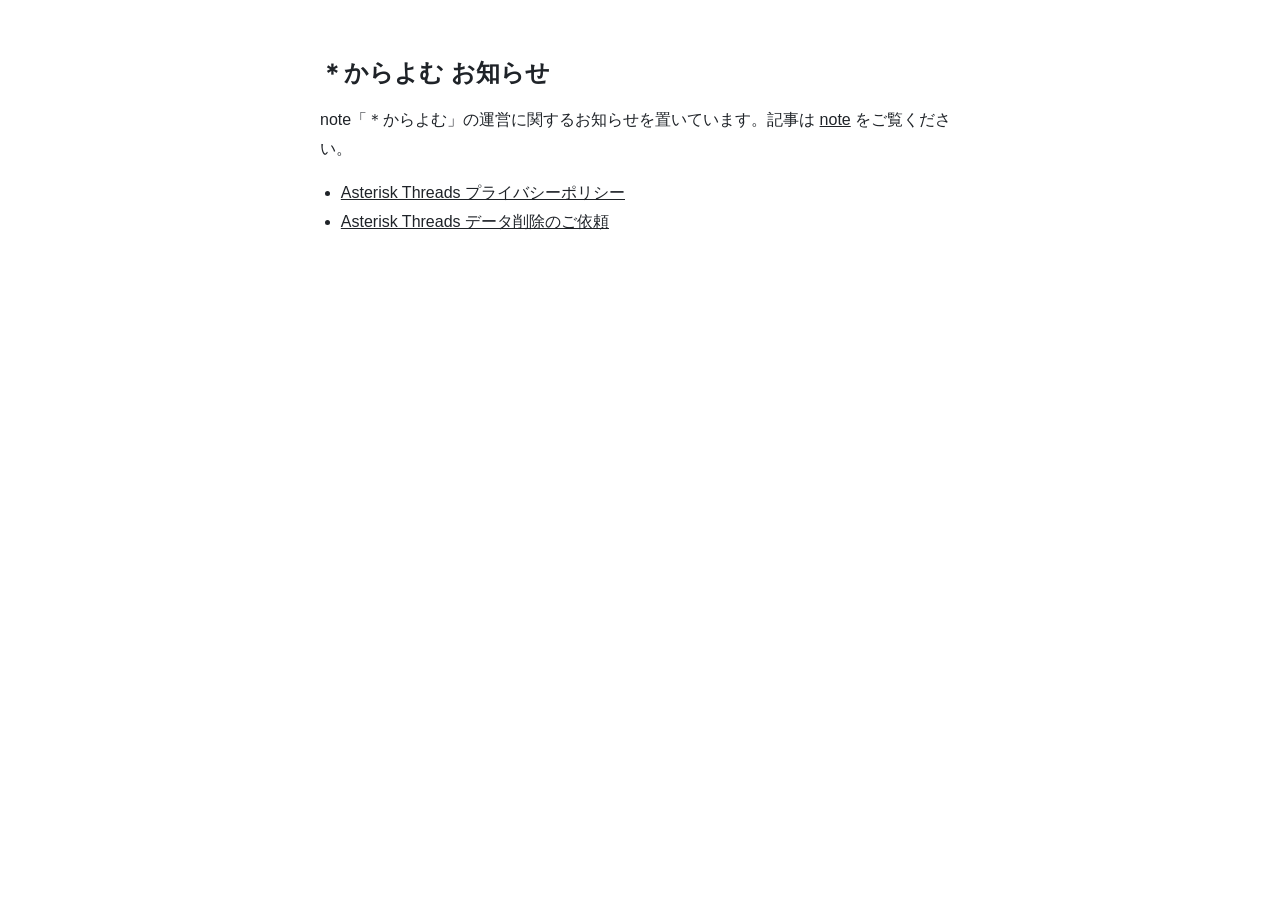
<file: index.html>
<!doctype html>
<html lang="ja">
<head>
<meta charset="utf-8">
<meta name="viewport" content="width=device-width,initial-scale=1">
<title>＊からよむ お知らせ</title>
<link rel="stylesheet" href="/style.css">
</head>
<body>
<main>
<h1>＊からよむ お知らせ</h1>
<p>note「＊からよむ」の運営に関するお知らせを置いています。記事は <a href="https://note.com/read_asterisk">note</a> をご覧ください。</p>
<ul>
<li><a href="/threads/privacy/">Asterisk Threads プライバシーポリシー</a></li>
<li><a href="/threads/data-deletion/">Asterisk Threads データ削除のご依頼</a></li>
</ul>
</main>
</body>
</html>
</file>
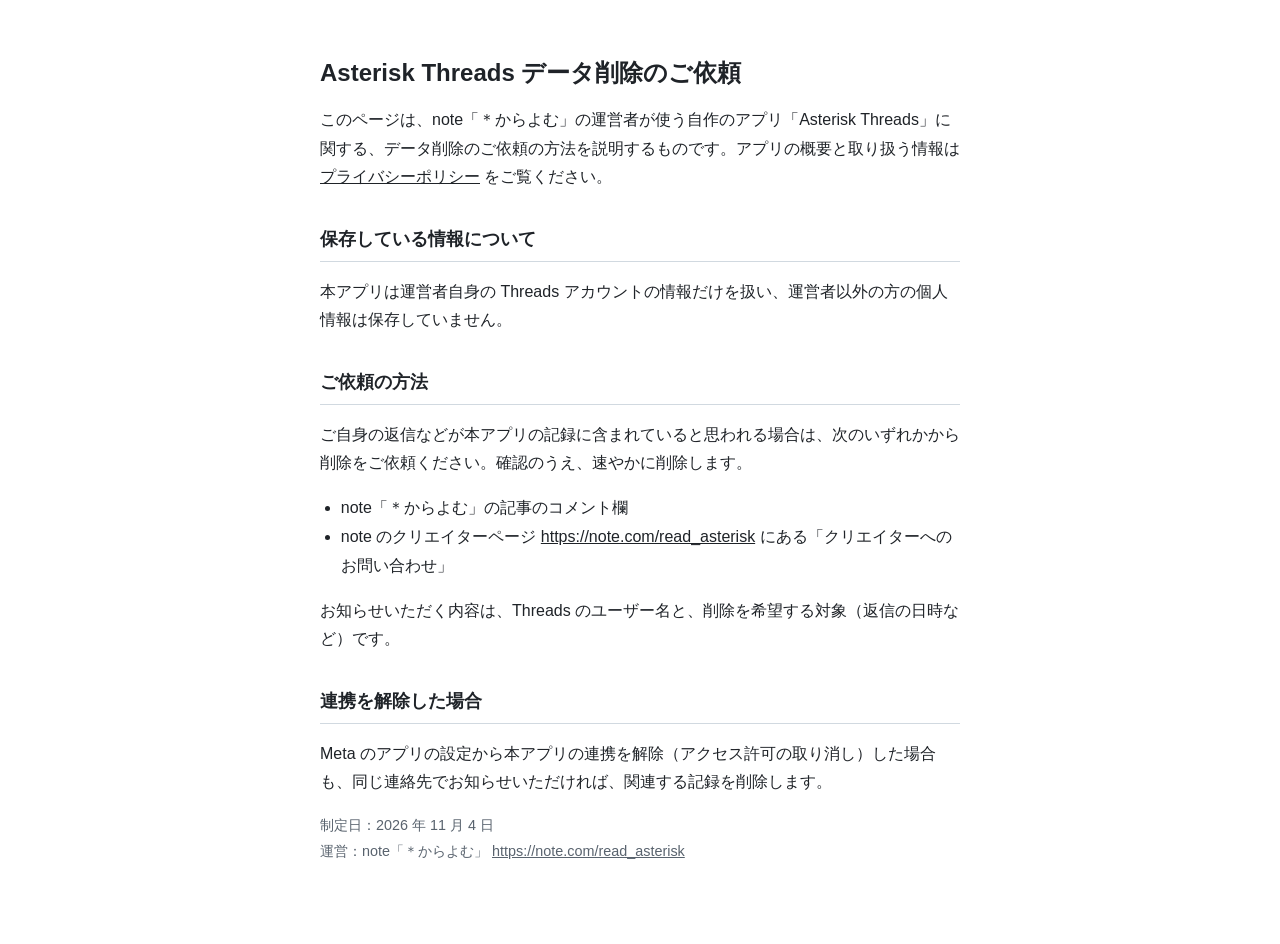
<file: threads/data-deletion/index.html>
<!doctype html>
<html lang="ja">
<head>
<meta charset="utf-8">
<meta name="viewport" content="width=device-width,initial-scale=1">
<title>Asterisk Threads データ削除のご依頼</title>
<link rel="stylesheet" href="/style.css">
</head>
<body>
<main>
<h1>Asterisk Threads データ削除のご依頼</h1>
<p>このページは、note「＊からよむ」の運営者が使う自作のアプリ「Asterisk Threads」に関する、データ削除のご依頼の方法を説明するものです。アプリの概要と取り扱う情報は <a href="/threads/privacy/">プライバシーポリシー</a> をご覧ください。</p>

<h2>保存している情報について</h2>
<p>本アプリは運営者自身の Threads アカウントの情報だけを扱い、運営者以外の方の個人情報は保存していません。</p>

<h2>ご依頼の方法</h2>
<p>ご自身の返信などが本アプリの記録に含まれていると思われる場合は、次のいずれかから削除をご依頼ください。確認のうえ、速やかに削除します。</p>
<ul>
<li>note「＊からよむ」の記事のコメント欄</li>
<li>note のクリエイターページ <a href="https://note.com/read_asterisk">https://note.com/read_asterisk</a> にある「クリエイターへのお問い合わせ」</li>
</ul>
<p>お知らせいただく内容は、Threads のユーザー名と、削除を希望する対象（返信の日時など）です。</p>

<h2>連携を解除した場合</h2>
<p>Meta のアプリの設定から本アプリの連携を解除（アクセス許可の取り消し）した場合も、同じ連絡先でお知らせいただければ、関連する記録を削除します。</p>

<p class="meta">制定日：2026 年 11 月 4 日<br>運営：note「＊からよむ」 <a href="https://note.com/read_asterisk">https://note.com/read_asterisk</a></p>
</main>
</body>
</html>
</file>
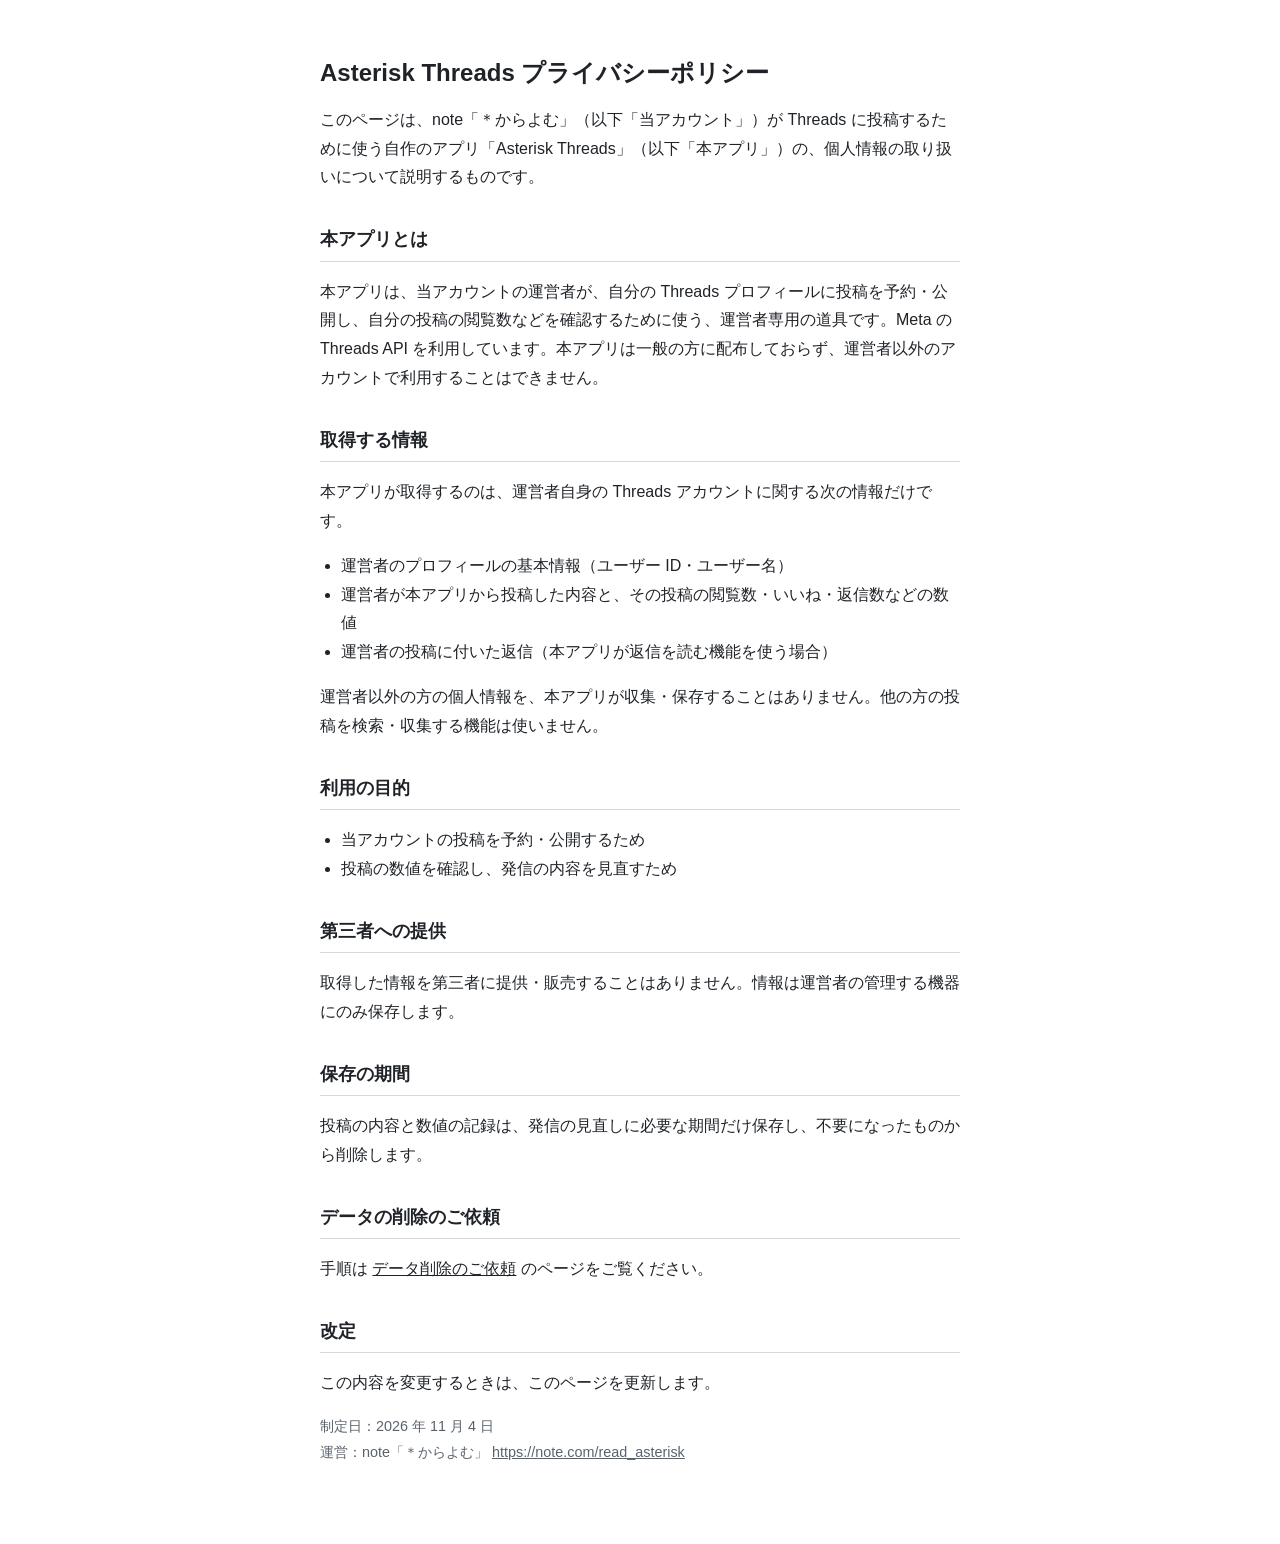
<file: threads/privacy/index.html>
<!doctype html>
<html lang="ja">
<head>
<meta charset="utf-8">
<meta name="viewport" content="width=device-width,initial-scale=1">
<title>Asterisk Threads プライバシーポリシー</title>
<link rel="stylesheet" href="/style.css">
</head>
<body>
<main>
<h1>Asterisk Threads プライバシーポリシー</h1>
<p>このページは、note「＊からよむ」（以下「当アカウント」）が Threads に投稿するために使う自作のアプリ「Asterisk Threads」（以下「本アプリ」）の、個人情報の取り扱いについて説明するものです。</p>

<h2>本アプリとは</h2>
<p>本アプリは、当アカウントの運営者が、自分の Threads プロフィールに投稿を予約・公開し、自分の投稿の閲覧数などを確認するために使う、運営者専用の道具です。Meta の Threads API を利用しています。本アプリは一般の方に配布しておらず、運営者以外のアカウントで利用することはできません。</p>

<h2>取得する情報</h2>
<p>本アプリが取得するのは、運営者自身の Threads アカウントに関する次の情報だけです。</p>
<ul>
<li>運営者のプロフィールの基本情報（ユーザー ID・ユーザー名）</li>
<li>運営者が本アプリから投稿した内容と、その投稿の閲覧数・いいね・返信数などの数値</li>
<li>運営者の投稿に付いた返信（本アプリが返信を読む機能を使う場合）</li>
</ul>
<p>運営者以外の方の個人情報を、本アプリが収集・保存することはありません。他の方の投稿を検索・収集する機能は使いません。</p>

<h2>利用の目的</h2>
<ul>
<li>当アカウントの投稿を予約・公開するため</li>
<li>投稿の数値を確認し、発信の内容を見直すため</li>
</ul>

<h2>第三者への提供</h2>
<p>取得した情報を第三者に提供・販売することはありません。情報は運営者の管理する機器にのみ保存します。</p>

<h2>保存の期間</h2>
<p>投稿の内容と数値の記録は、発信の見直しに必要な期間だけ保存し、不要になったものから削除します。</p>

<h2>データの削除のご依頼</h2>
<p>手順は <a href="/threads/data-deletion/">データ削除のご依頼</a> のページをご覧ください。</p>

<h2>改定</h2>
<p>この内容を変更するときは、このページを更新します。</p>

<p class="meta">制定日：2026 年 11 月 4 日<br>運営：note「＊からよむ」 <a href="https://note.com/read_asterisk">https://note.com/read_asterisk</a></p>
</main>
</body>
</html>
</file>
<file: style.css>
:root{color-scheme:light dark;--fg:#1f2328;--bg:#ffffff;--muted:#59636e;--line:#d1d9e0}
@media (prefers-color-scheme:dark){:root{--fg:#e6edf3;--bg:#0d1117;--muted:#9aa4af;--line:#30363d}}
body{margin:0;background:var(--bg);color:var(--fg);font-family:-apple-system,BlinkMacSystemFont,"Hiragino Sans","Noto Sans JP",sans-serif;line-height:1.8}
main{max-width:40rem;margin:0 auto;padding:2.5rem 1rem 4rem}
h1{font-size:1.5rem;line-height:1.4}h2{font-size:1.1rem;margin-top:2rem;border-bottom:1px solid var(--line);padding-bottom:.3rem}
p,li{font-size:1rem}ul{padding-left:1.3rem}
.meta{color:var(--muted);font-size:.9rem}a{color:inherit}
</file>
